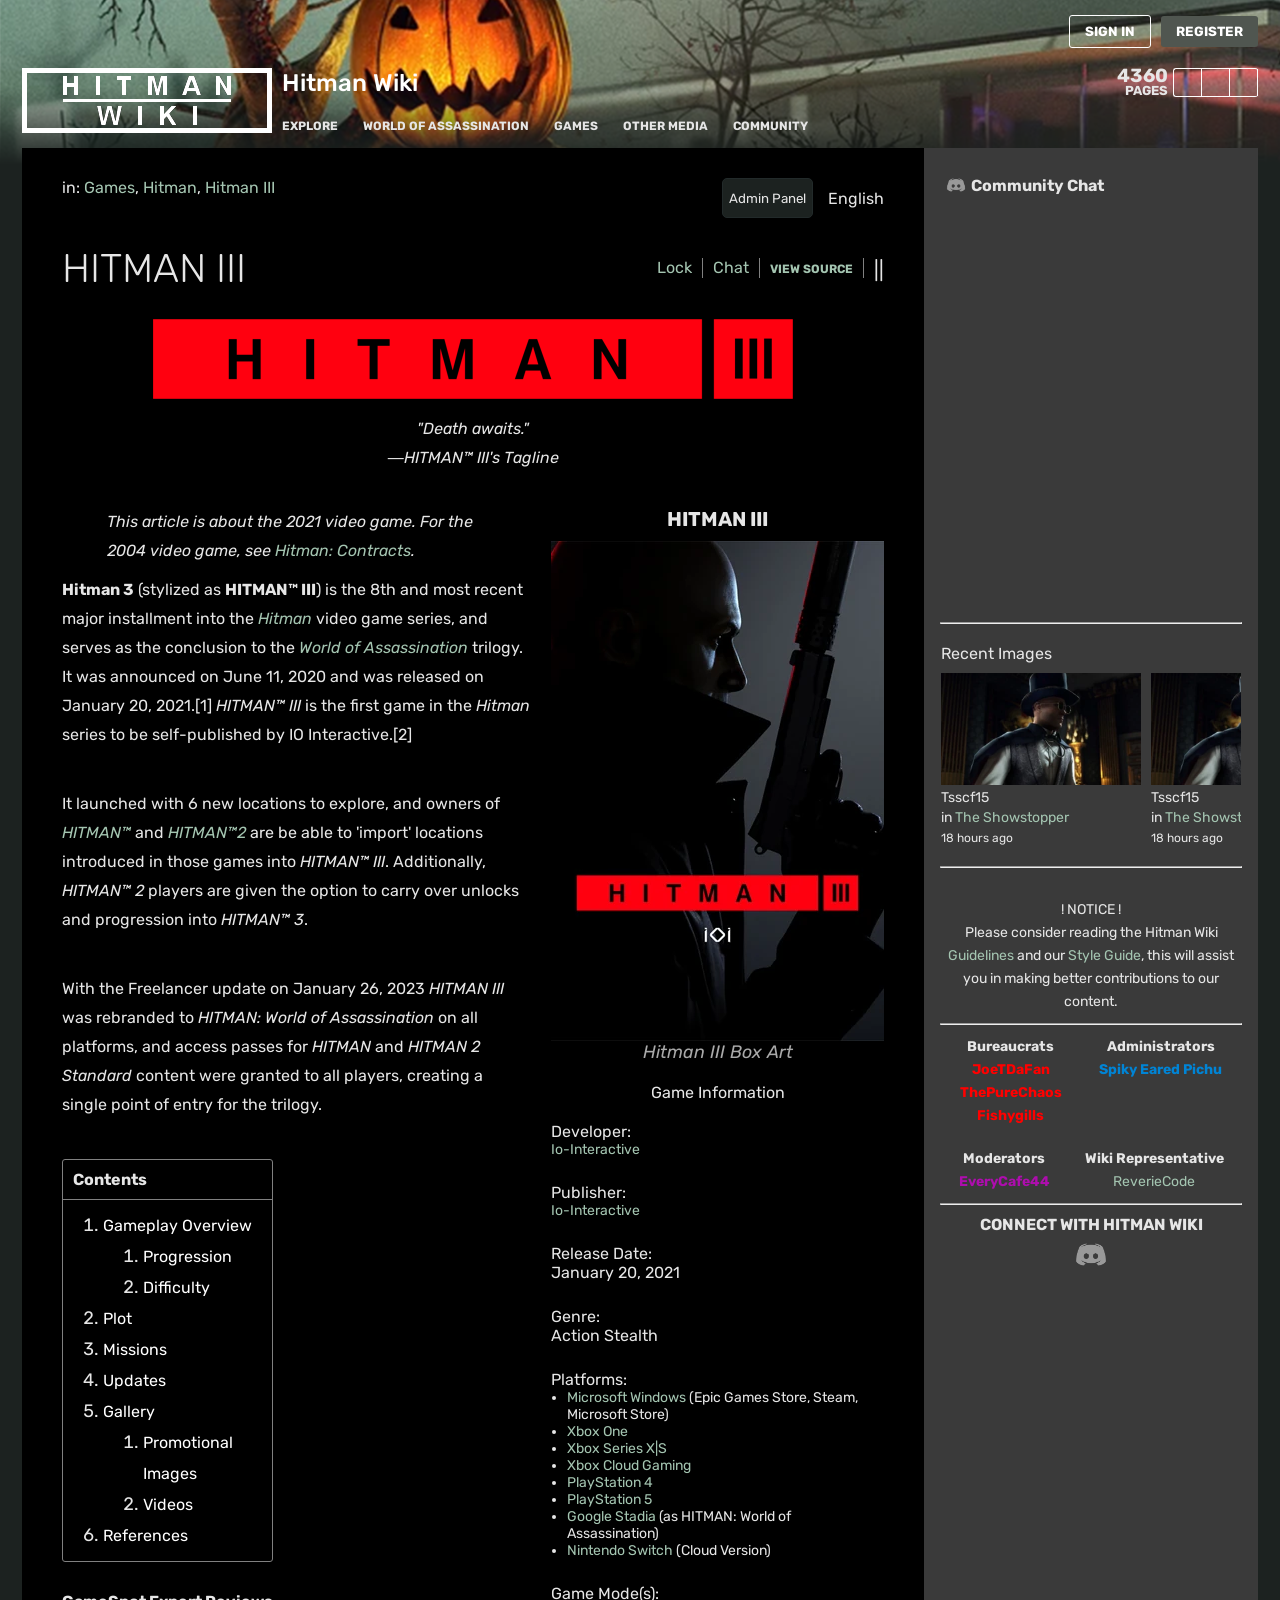
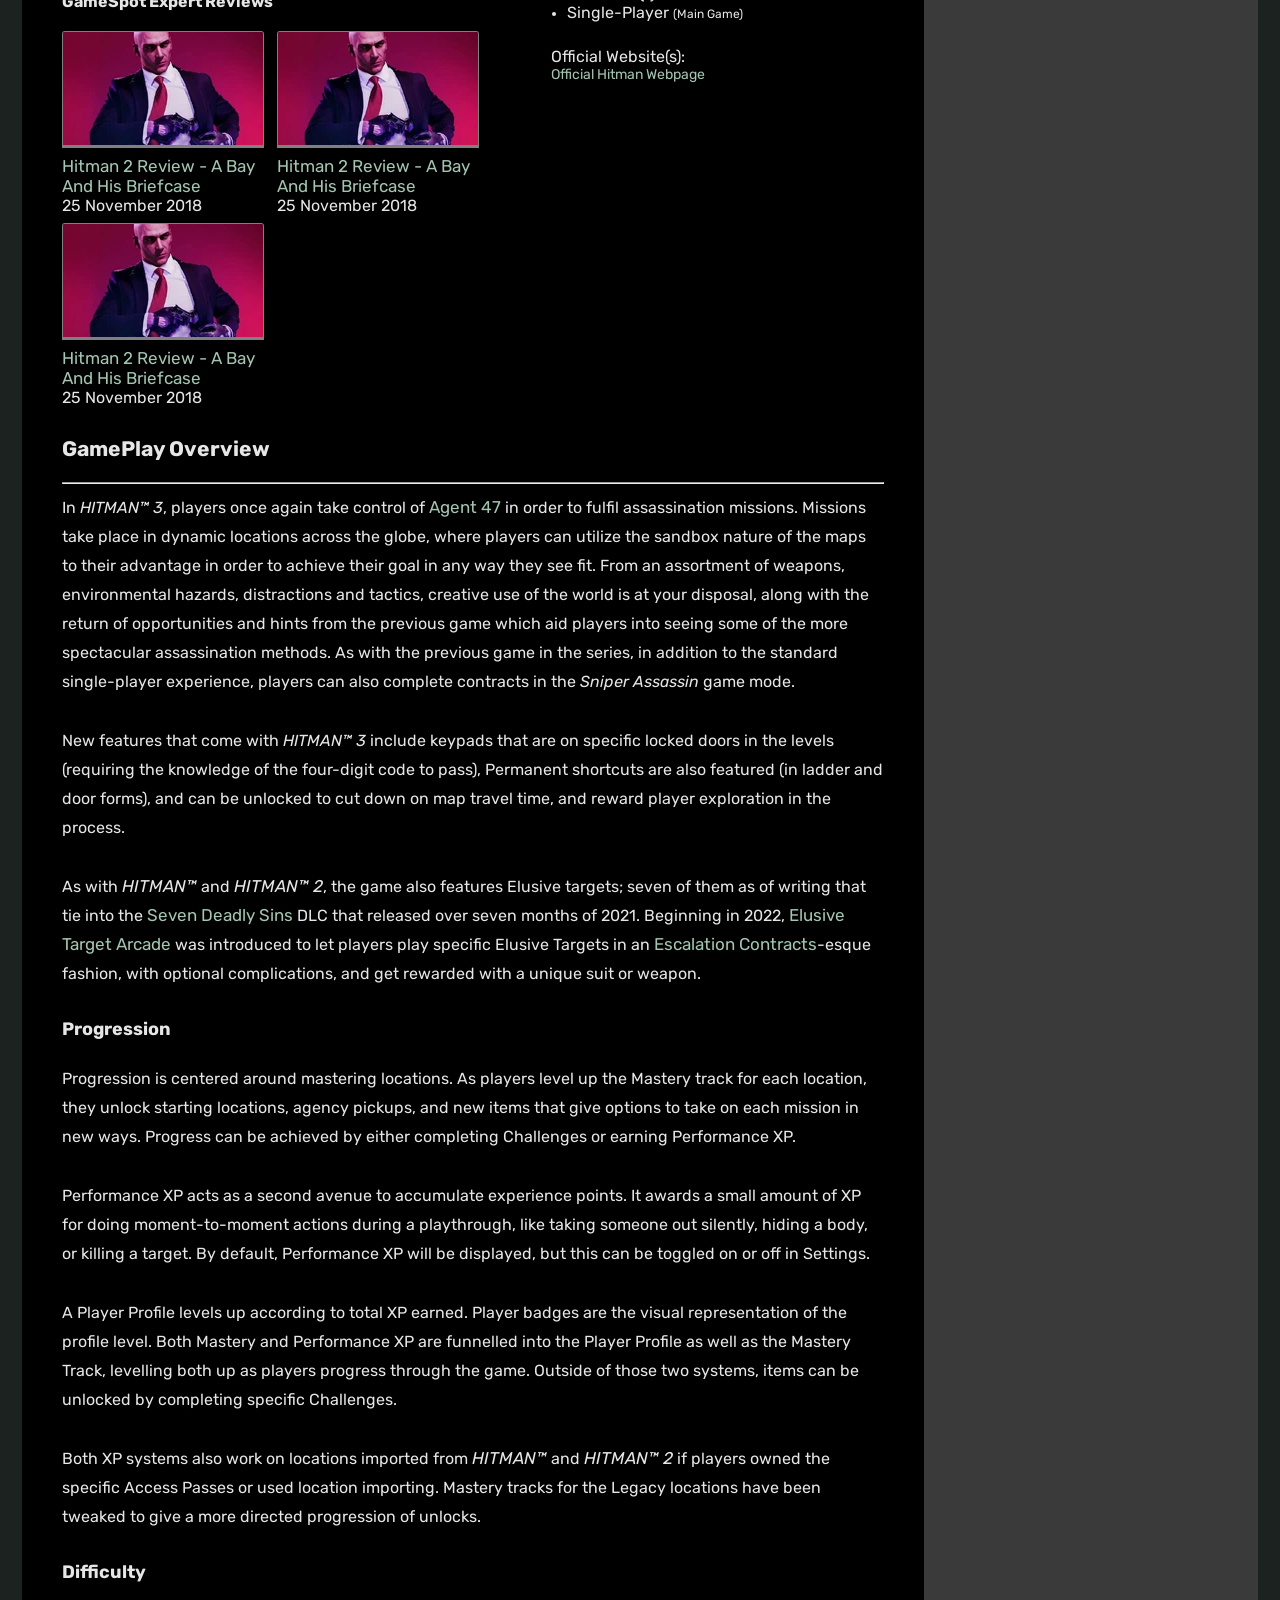
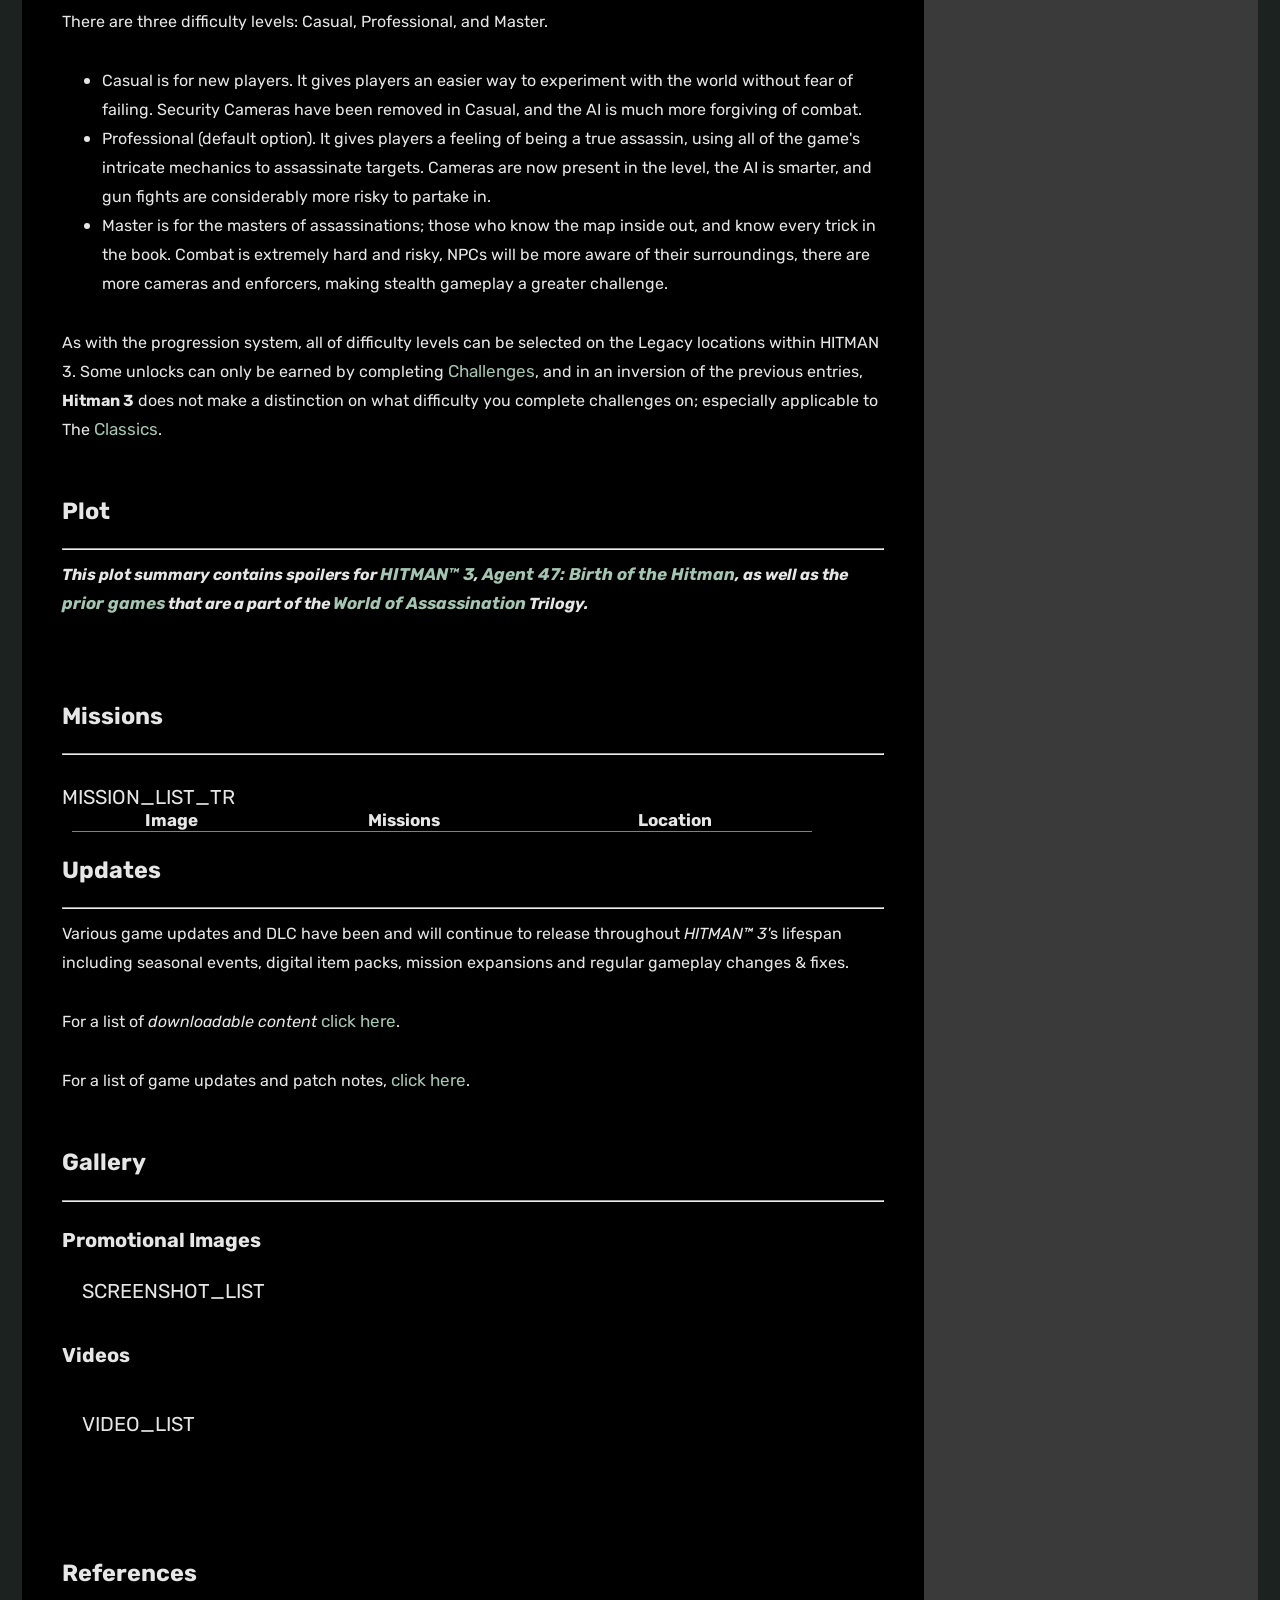
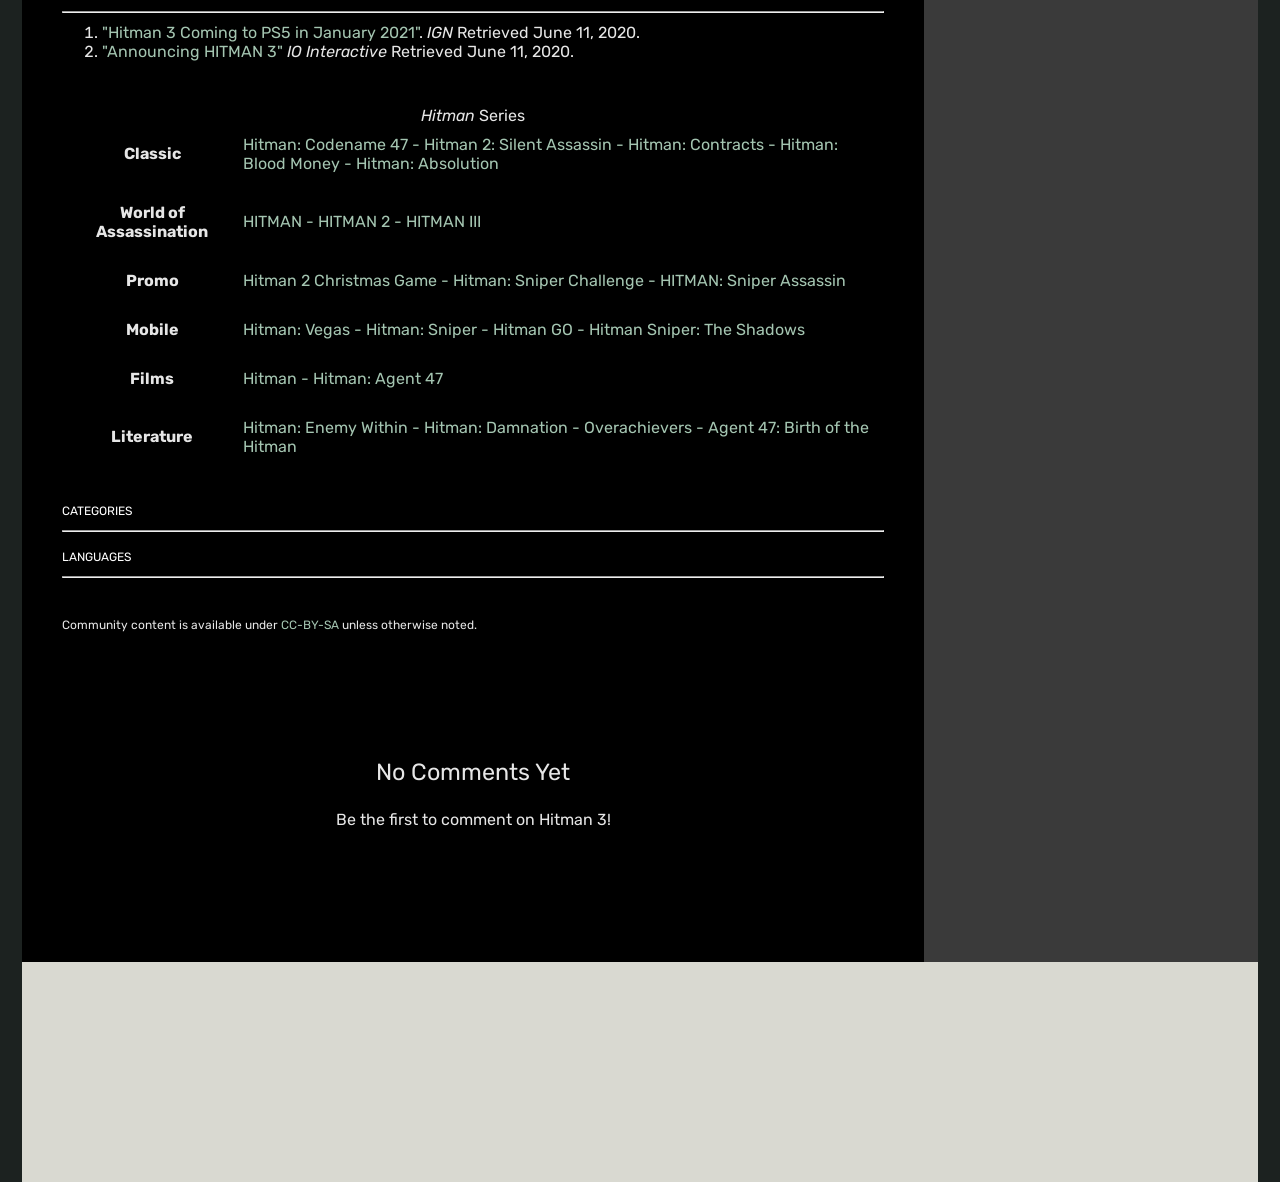
<file: semestrovka/static/index.html>
<!DOCTYPE html>
<html lang="en">
<head>
    <meta charset="UTF-8">
    <title>HITMAN III Wiki</title>
    <link rel="preconnect" href="https://fonts.googleapis.com">
    <link rel="preconnect" href="https://fonts.gstatic.com" crossorigin>
    <link href="https://fonts.googleapis.com/css2?family=Rubik:ital,wght@0,300;0,400;0,500;0,600;0,700;0,800;0,900;1,300;1,400;1,500;1,600;1,700;1,800;1,900&display=swap" rel="stylesheet">
    <link rel="stylesheet" href="./styles/main.css">
</head>
<body>
    <div class="root">
        <div class="header" >
            <div class="header--top">
                <div class="header--top--buttons">
                    <button onclick="location.href = '/admin/login'" class="sign_in">SIGN IN</button>
                    <button onclick="location.href = '/admin/registration'" class="register">REGISTER</button>
                </div>
            </div>
            <div class="header--bottom d-flex flex-row">
                <img src="./assets/hitman_whitelogo.webp"  alt="hitman_wiki"/>
                <div class="header--bottom--hyperlinks d-flex flex-column">
                    <div class="header--bottom--hyperlinks--top d-flex flex-row">
                        <a href="#" class="header--bottom--hyperlinks--top--self"
                        style="font-size: 24px; font-weight: 500; margin-left: 10px;">Hitman Wiki</a>
                        <div class="header--bottom--hyperlinks--top--buttons d-flex flex-row">
                            <div class="header--bottom--hyperlinks--top--buttons--page-counter d-flex flex-column"
                            style="line-height: 13px; margin-right: 5px; align-items: end;">
                                <span class="page-counter__value" style="font-size: 19px; line-height: 16px; font-weight: bold;">4360</span>
                                <span class="page-counter__label" style="font-size: 13px; margin-bottom: 0; font-weight: bold;">PAGES</span>

                            </div>
                            <div class="header--bottom-hyperlinks--top--buttons--cells d-flex flex-row">
                                <div class="hyperlinks--cells--cell"></div>
                                <div class="hyperlinks--cells--cell"></div>
                                <div class="hyperlinks--cells--cell"></div>
                            </div>
                        </div>
                    </div>
                    <div class="header--bottom--hyperlinks--bottom d-flex flex-row">
                        <div class="hyperlinks--explore">EXPLORE</div>
                        <div class="hyperlinks--wOfA">WORLD OF ASSASSINATION</div>
                        <div class="hyperlinks--games">GAMES</div>
                        <div class="hyperlinks--other">OTHER MEDIA</div>
                        <div class="hyperlinks--community">COMMUNITY</div>
                    </div>
                </div>
            </div>
        </div>
        <div class="content" style="margin-top: 15px">
            <div class="content-master d-flex flex-row">
                <div class="content-left d-flex flex-column" style="padding: 30px 40px 30px 40px">
                    <div class="main">
                        <div class="main--first-line d-flex flex-row">
                            <div class="main--first-line--left d-flex flex-row">
                                <p>
                                    in: 
                                    <a href="#" class="a-green">Games</a>,
                                    <a href="#" class="a-green">Hitman</a>, 
                                    <a href="#" class="a-green">Hitman III</a>
                                </p>
                            </div>
                            <div class="main--first-line--right">
                                <div class="main--first-line--right--lang d-flex flex-row admin-panel--buttons">
                                    <button
                                            onclick="location.href = '/admin'"
                                    >Admin Panel</button>
                                    <p>English</p>
                                </div>
                            </div>
                        </div>
                        <div class="main--header">
                            <div class="main--header--top d-flex flex-row">
                                <h1>HITMAN III</h1>
                                <div class="main--header--top--hyperlinks d-flex flex-row">
                                    <div class="main--header--top--hyperlink"><p><a class="a-green">Lock</a></p></div>
                                    <div class="main--header--top--hyperlink"><p><a class="a-green">Chat</a></p></div>
                                    <div class="main--header--top--hyperlink"><p><a class="a-green" style="font-size: 12px; font-weight: bold;">VIEW SOURCE</a></p></div>
                                    <div class="main--header--top--dots">||</div>
                                </div>
                            </div>
                            <div class="main--header--bottom d-flex flex-column" style="align-items: center;">
                                <img src="./assets/hitman_logo.webp" alt="hitman_logo" style="width: fit-content"/>
                                <div class="main--header--bottom--hint d-flex flex-column"
                                     style="align-items: center; margin-top: 20px; font-style: italic">
                                    <p class="main--header--bottom--hint--top" style="margin-bottom: 10px">"Death awaits."</p>
                                    <p class="main--header--bottom--hint--bottom">―HITMAN™ III's Tagline</p>
                                </div>
                            </div>
                        </div>
                        <div class="main--info d-flex flex-row" style="margin-top: 40px">
                            <div class="main--info--left">
                                <div class="main--info--left--top paragraph"
                                     style="margin-left: 45px; margin-right: 45px; margin-bottom: 10px; box-sizing: border-box; font-size: 20px; font-style: italic;">
                                    <p>This article is about the 2021 video game. For the 2004 video game, see <span><a href="#" class="a-green">Hitman: Contracts</a></span>.</p>
                                </div>
                                <div class="main--info--left--top--paragraphs">
                                    <div class="main--info--left--paragraph">
                                        <span style="font-weight: bold; font-style: normal">Hitman 3</span>
                                        (stylized as <span style="font-weight: bold; font-style: normal">HITMAN™ III</span>) is the
                                        8th and most recent major installment into
                                        the <span><a href="#" class="a-green">Hitman</a></span> video game series, and serves as
                                        the conclusion to the <span><a href="#" class="a-green">World of Assassination</a></span>
                                        trilogy. It was announced on June 11, 2020
                                        and was released on January 20, 2021.[1] <span>HITMAN™
                                III</span> is the first game in the <span>Hitman</span> series to be
                                        self-published by IO Interactive.[2]
                                    </div>
                                    <div class="main--info--left--paragraph">
                                        It launched with 6 new locations to
                                        explore, and owners of <span><a href="#" class="a-green">HITMAN™</a></span>
                                        and <span><a href="#" class="a-green">HITMAN™2</a></span>
                                        are be able to 'import' locations
                                        introduced in those games into <span>HITMAN™ III</span>.
                                        Additionally, <span>HITMAN™ 2</span> players are given
                                        the option to carry over unlocks and progression into <span>HITMAN™ 3</span>.
                                    </div>
                                    <div class="main--info--left--paragraph">
                                        With the Freelancer update on January 26,
                                        2023 <span>HITMAN III</span> was rebranded to <span>HITMAN: World of Assassination</span>
                                        on all platforms,
                                        and access passes for <span>HITMAN</span> and <span>HITMAN 2 Standard</span>
                                        content were granted to all players,
                                        creating a single point of entry for the trilogy.
                                    </div>
                                </div>
                                <div class="main--info--left--list">
                                    <div class="main--info--left--list--header">
                                        <p>Contents</p>
                                    </div>
                                    <div class="main--info--left--list--content">
                                        <ol>
                                            <li><a href="#">Gameplay Overview</a>
                                                <ol>
                                                    <li><a href="#">Progression</a></li>
                                                    <li><a href="#">Difficulty</a></li>
                                                </ol>
                                            </li>
                                            <li><a href="#">Plot</a></li>
                                            <li><a href="#">Missions</a></li>
                                            <li><a href="#">Updates</a></li>
                                            <li><a href="#">Gallery</a>
                                                <ol>
                                                    <li><a href="#">Promotional Images</a></li>
                                                    <li><a href="#">Videos</a></li>
                                                </ol>
                                            </li>
                                            <li><a href="#">References</a></li>
                                        </ol>
                                    </div>
                                </div>
                                <div class="main--info--left--gamespot">
                                    <p style="font-weight: bold; margin-bottom: 20px;">GameSpot Expert Reviews</p>
                                    <div class="main--info--left--gamesport--cards">
                                        <div class="gamespot--card">
                                            <img src="./assets/hitman_card_first.webp" alt="Picture" />
                                            <p class="gamespot--card--title">
                                                <a class="a-green">Hitman 2 Review - A Bay And His Briefcase</a>
                                            </p>
                                            <p class="gamespot--card--date">25 November 2018</p>
                                        </div>
                                        <div class="gamespot--card">
                                            <img src="./assets/hitman_card_first.webp" alt="Picture" />
                                            <p class="gamespot--card--title">
                                                <a class="a-green">Hitman 2 Review - A Bay And His Briefcase</a>
                                            </p>
                                            <p class="gamespot--card--date">25 November 2018</p>
                                        </div>
                                        <div class="gamespot--card">
                                            <img src="./assets/hitman_card_first.webp" alt="Picture" />
                                            <p class="gamespot--card--title">
                                                <a class="a-green">Hitman 2 Review - A Bay And His Briefcase</a>
                                            </p>
                                            <p class="gamespot--card--date">25 November 2018</p>
                                        </div>
                                    </div>
                                </div>
                            </div>
                            <div class="main--info--right d-flex flex-column" style="align-items: center;">
                                <div class="main--info--right--top" style="font-weight: bold; margin-bottom: 10px;">
                                    HITMAN III
                                </div>
                                <img src="./assets/hitman_main_pic.webp">
                                <p style="color: darkgrey; font-style: italic; font-size: 18px; margin-bottom: 20px;">Hitman III Box Art</p>
                                <p style="margin-bottom: 20px">Game Information</p>
                                <div class="main--info--right--game-info">
                                    <div>
                                        <p>Developer:</p>
                                        <a class="a-green">Io-Interactive</a>
                                    </div>
                                    <div>
                                        <p>Publisher:</p>
                                        <a class="a-green">Io-Interactive</a>
                                    </div>
                                    <div>
                                        <p>Release Date:</p>
                                        <p>January 20, 2021</p>
                                    </div>
                                    <div>
                                        <p>Genre:</p>
                                        <p>Action Stealth</p>
                                    </div>
                                    <div>
                                        <p>Platforms:</p>
                                        <ul>
                                            <li><a>Microsoft Windows</a> (Epic Games Store, Steam, Microsoft Store)</span></li>
                                            <li><a>Xbox One</a></li>
                                            <li><a>Xbox Series X|S</a></li>
                                            <li><a>Xbox Cloud Gaming</a></li>
                                            <li><a>PlayStation 4</a></li>
                                            <li><a>PlayStation 5</a></li>
                                            <li><a>Google Stadia</a><span> (as HITMAN: World of Assassination)</span></li>
                                            <li><a>Nintendo Switch</a><span> (Cloud Version)</span></li>
                                        </ul>
                                    </div>
                                    <div>
                                        <p>Game Mode(s):</p>
                                        <ul><li><p>Single-Player <span style="font-size: 12px;">(Main Game)</span></p></li></ul>
                                    </div>
                                    <div>
                                        <p>Official Website(s):</p>
                                        <a class="a-green">Official Hitman Webpage</a>
                                    </div>
                                </div>
                            </div>
                        </div>
                    </div>
                    <div class="overview">
                        <h3>GamePlay Overview</h3>
                        <hr>
                        <p class="paragraph">In <i>HITMAN™ 3</i>, players once again take control of
                            <a class="a-green">Agent 47</a> in order to fulfil assassination missions. Missions take place in
                            dynamic locations across the globe, where players can utilize the sandbox
                            nature of the maps to their advantage in order to achieve their goal in any
                            way they see fit. From an assortment of weapons, environmental hazards,
                            distractions and tactics, creative use of the world is at your disposal,
                            along with the return of opportunities and hints from the previous game
                            which aid players into seeing some of the more spectacular assassination
                            methods. As with the previous game in the series, in addition to the standard
                            single-player experience, players can also complete contracts in the <i>Sniper Assassin</i> game mode.</p>
                        <p class="paragraph">New features that come with <i>HITMAN™ 3</i> include
                            keypads that are on specific locked doors in the levels (requiring the
                            knowledge of the four-digit code to pass), Permanent shortcuts are also
                            featured (in ladder and door forms), and can be unlocked to cut down on
                            map travel time, and reward player exploration in the process.</p>
                        <p class="paragraph">As with <a href="#"><i>HITMAN™</i></a> and
                            <a href="#"><i>HITMAN™ 2</i></a>, the game also
                            features Elusive targets; seven of them as of writing that tie into the
                            <a class="a-green">Seven Deadly Sins</a> DLC that released over seven months of 2021. Beginning
                            in 2022, <a class="a-green">Elusive Target Arcade</a> was introduced to let players play specific
                            Elusive Targets in an <a class="a-green">Escalation Contracts</a>-esque fashion, with optional
                            complications, and get rewarded with a unique suit or weapon.</p>
                        <h4>Progression</h4>
                        <p class="paragraph">Progression is centered around mastering locations.
                            As players level up the Mastery track for each location, they unlock starting
                            locations, agency pickups, and new items that give options to take on each
                            mission in new ways. Progress can be achieved by either completing Challenges
                            or earning Performance XP.</p>
                        <p class="paragraph">Performance XP acts as a second avenue to accumulate
                            experience points. It awards a small amount of XP for doing moment-to-moment
                            actions during a playthrough, like taking someone out silently, hiding a body,
                            or killing a target. By default, Performance XP will be displayed, but this
                            can be toggled on or off in Settings.</p>
                        <p class="paragraph">A Player Profile levels up according to total XP earned.
                            Player badges are the visual representation of the profile level. Both Mastery and
                            Performance XP are funnelled into the Player Profile as well as the Mastery Track,
                            levelling both up as players progress through the game. Outside of those two systems,
                            items can be unlocked by completing specific Challenges.</p>
                        <p class="paragraph">Both XP systems also work on locations imported from <a class="a-green"><i>HITMAN™</i></a>
                            and <a class="a-green"><i>HITMAN™ 2</i></a> if players owned the specific Access Passes or used location importing.
                            Mastery tracks for the Legacy locations have been tweaked to give a more directed
                            progression of unlocks.</p>
                        <h4>Difficulty</h4>
                        <p class="paragraph">There are three difficulty levels: Casual, Professional, and Master.</p>
                        <ul>
                            <li><p class="paragraph" style="margin: 0">Casual is for new players. It gives players an easier way to
                                experiment with the world without fear of failing. Security
                                Cameras have been removed in Casual, and the AI is much more
                                forgiving of combat.</p></li>
                            <li><p class="paragraph" style="margin: 0">Professional (default option). It gives players a feeling
                                of being a true assassin, using all of the game's intricate
                                mechanics to assassinate targets. Cameras are now present in
                                the level, the AI is smarter, and gun fights are considerably
                                more risky to partake in.</p></li>
                            <li><p class="paragraph">Master is for the masters of assassinations; those who know
                                the map inside out, and know every trick in the book. Combat
                                is extremely hard and risky, NPCs will be more aware of their
                                surroundings, there are more cameras and enforcers, making
                                stealth gameplay a greater challenge.</p></li>
                        </ul>
                        <p class="paragraph">As with the progression system, all of difficulty
                            levels can be selected on the Legacy locations within HITMAN 3. Some unlocks
                            can only be earned by completing <a href="#" class="a-green">Challenges</a>, and in an inversion of the
                            previous entries, <b>Hitman 3</b> does not make a distinction on what difficulty
                            you complete challenges on; especially applicable to The <a href="#" class="a-green">Classics</a>.</p>
                    </div>
                    <div class="plot" style="margin-bottom: 30px;">
                        <h3 style="font-weight: bold;">Plot</h3>
                        <hr>
                        <p class="paragraph" style="font-weight: bold"><i>This plot summary contains spoilers for <a href="#" class="a-green">HITMAN™ 3</a>,
                            <a href="#" class="a-green">Agent 47: Birth of the Hitman</a>, as well as the <a href="#" class="a-green">prior games</a> that are a part of
                            the <a href="#" class="a-green">World of Assassination</a> Trilogy.</i></p>
                    </div>
                    <div class="missions">
                        <h3 style="font-weight: bold;">Missions</h3>
                        <hr style="margin-bottom: 30px;">
                        <table class="missions--table" style="margin-left: 10px; margin-right: 100px;">
                            <thead style="border-bottom: 1px solid grey;">
                            <tr>
                                <th colspan="1">Image</th>
                                <th colspan="1">Missions</th>
                                <th colspan="3">Location</th>
                            </tr>
                            </thead>
                            <tbody>
                            MISSION_LIST_TR
                            </tbody>
                        </table>
                    </div>
                    <div class="updates">
                        <h3>Updates</h3>
                        <hr>
                        <p class="paragraph">Various game updates and DLC have been and
                            will continue to release throughout <i>HITMAN™ 3'</i>s lifespan
                            including seasonal events, digital item packs, mission
                            expansions and regular gameplay changes & fixes.</p>
                        <p class="paragraph">For a list of <i>downloadable content</i> <a class="a-green">click here</a>.</p>
                        <p class="paragraph">For a list of game updates and patch notes, <a class="a-green">click here</a>.</p>
                    </div>
                    <div class="gallery">
                        <h3>Gallery</h3>
                        <hr>
                        <h4>Promotional Images</h4>
                        <div class="gallery--promotional"
                             style="width: 90%; display: flex; flex-wrap: wrap; margin-left: 20px; margin-bottom: 40px;">
                            SCREENSHOT_LIST
                        </div>
                        <h4 style="margin-bottom: 45px;">Videos</h4>
                        <div class="gallery--videos"
                             style="width: 90%; display: flex; flex-wrap: wrap; margin-left: 20px; margin-bottom: 100px;">
                            VIDEO_LIST
                        </div>
                    </div>
                    <div class="references">
                        <h3>References</h3>
                        <hr>
                        <ol style="margin-bottom: 45px;">
                            <li><a href="#" class="a-green">"Hitman 3 Coming to PS5 in January 2021"</a>. <i>IGN</i> Retrieved June 11, 2020.</li>
                            <li><a href="#" class="a-green">"Announcing HITMAN 3"</a> <i>IO Interactive</i> Retrieved June 11, 2020.</li>
                        </ol>
                        <div class="references--series d-flex flex-column">
                            <p style="margin-bottom: 10px;"><i>Hitman</i> Series</p>
                            <div class="references--series--content">
                                <div class="series--content--line d-flex flex-row">
                                    <p class="series--content--line--left">Classic</p>
                                    <p class="series--content--line--right"><a href="#" class="a-green">Hitman: Codename 47 - Hitman 2: Silent Assassin - Hitman: Contracts - Hitman: Blood Money - Hitman: Absolution</a></p>
                                </div>
                                <div class="series--content--line d-flex flex-row">
                                    <p class="series--content--line--left">World of Assassination</p>
                                    <p class="series--content--line--right"><a href="#" class="a-green">HITMAN - HITMAN 2 - HITMAN III</a></p>
                                </div>
                                <div class="series--content--line d-flex flex-row">
                                    <p class="series--content--line--left">Promo</p>
                                    <p class="series--content--line--right"><a href="#" class="a-green">Hitman 2 Christmas Game - Hitman: Sniper Challenge - HITMAN: Sniper Assassin</a></p>
                                </div>
                                <div class="series--content--line d-flex flex-row">
                                    <p class="series--content--line--left">Mobile</p>
                                    <p class="series--content--line--right"><a href="#" class="a-green">Hitman: Vegas - Hitman: Sniper - Hitman GO - Hitman Sniper: The Shadows</a></p>
                                </div>
                                <div class="series--content--line d-flex flex-row">
                                    <p class="series--content--line--left">Films</p>
                                    <p class="series--content--line--right"><a href="#" class="a-green">Hitman - Hitman: Agent 47</a></p>
                                </div>
                                <div class="series--content--line d-flex flex-row">
                                    <p class="series--content--line--left">Literature</p>
                                    <p class="series--content--line--right"><a href="#" class="a-green">Hitman: Enemy Within - Hitman: Damnation - Overachievers - Agent 47: Birth of the Hitman</a></p>
                                </div>
                            </div>
                        </div>
                    </div>
                    <div class="other" style="margin-top: 10px;">
                        <a href="#" class="other--categories">CATEGORIES</a>
                        <hr>
                        <a href="#" class="other--languages">LANGUAGES</a>
                        <hr style="margin-bottom: 40px;">
                        <p style="font-size: 12px;">Community content is available under
                            <a href="#" class="a-green" style="font-size: 12px;">CC-BY-SA</a> unless otherwise noted.</p>
                        <div class="other--comments">
                            <h3 style="font-weight: normal">No Comments Yet</h3>
                            <p>Be the first to comment on Hitman 3!</p>
                        </div>
                    </div>
                </div>
                <div class="content-right d-flex flex-column">
                    <div class="content-right--discord" style="margin-top: 25px;">
                        <div class="content-right--discord--title d-flex flex-row" style="align-items: center; margin-bottom: 15px;">
                            <img src="./assets/discord_logo_2.png" width="30px" style="align-self: start">
                            <p style="font-size: 16px;"><b>Community Chat</b></p>
                        </div>
                        <div class="content-right--discord-widget d-flex flex-column" style="align-items: center">
                            <iframe src="https://discord.com/widget?id=600313076721647616&theme=dark" width="300"
                                    height="400" allowtransparency="true" frameborder="0" sandbox="allow-popups
                            allow-popups-to-escape-sandbox allow-same-origin allow-scripts"></iframe>
                        </div>
                    </div>
                    <hr>
                    <div class="content-right--images" style="width: 90%">
                        <p style="margin-top: 10px; margin-bottom: 10px;">Recent Images</p>
                        <div class="content-right--images--scroller d-flex flex-row">
                            <div class="scroller--image">
                                <img src="./assets/scroller_1.webp" alt="Picture" />
                                <p class="scroller--image-normal">Tsscf15</p>
                                <p class="scroller--image-normal">in <a class="a-green">The Showstopper</a></p>
                                <p class="scroller--image-small">18 hours ago</p>
                            </div>
                            <div class="scroller--image">
                                <img src="./assets/scroller_1.webp" alt="Picture" />
                                <p class="scroller--image-normal">Tsscf15</p>
                                <p class="scroller--image-normal">in <a class="a-green">The Showstopper</a></p>
                                <p class="scroller--image-small">18 hours ago</p>
                            </div>
                        </div>
                    </div>
                    <hr>
                    <div class="content-right--notice" style="margin-top: 20px;">
                        <p>! NOTICE !</p>
                        <p>Please consider reading the Hitman Wiki
                            <a class="a-green">Guidelines</a> and our <a class="a-green">Style Guide</a>, this will assist you in 
                            making better contributions to our content. </p>
                    </div>
                    <hr>
                    <div class="content-right--notice--staff d-flex flex-column" style="width: 90%;">
                        <div class="content-right--notice--top d-flex flex-row" style="justify-content: space-around; margin-bottom: 20px;">
                            <div class="content-right--notice--bureaucrats d-flex flex-column">
                                <p class="notice--staff--header">Bureaucrats</p>
                                <p><a>JoeTDaFan</a></p>
                                <p><a>ThePureChaos</a></p>
                                <p><a>Fishygills</a></p>
                            </div>
                            <div class="content-right--notice--administrators d-flex flex-column">
                                <p class="notice--staff--header">Administrators</p>
                                <p><a>Spiky Eared Pichu</a></p>
                            </div>
                        </div>
                        <div class="content-right--notice--bottom d-flex flex-row" style="justify-content: space-around">
                            <div class="content-right--notice--moderators d-flex flex-column">
                                <p class="notice--staff--header">Moderators</p>
                                <p><a>EveryCafe44</a></p>
                            </div>
                            <div class="content--right--notice--wikireps d-flex flex-column">
                                <p class="notice--staff--header">Wiki Representative</p>
                                <p><a>ReverieCode</a></p>
                            </div>
                        </div>
                    </div>
                    <hr>
                    <div class="content-right--connect d-flex flex-column" style="align-items: center;">
                        <p style="font-weight: bold;">CONNECT WITH HITMAN WIKI</p>
                        <img src="./assets/discord_logo_2.png" alt="discord" style="width: 50px;"/>
                    </div>
                </div>
            </div>
            <div class="white-box" style="width: 100%; height: 220px; background-color: #d9d9d1;">

            </div>
        </div>
    </div>
</body>
</html>

<!--<script>-->
<!--    $(document).ready(function() {-->
<!--        $(".content-right").css("height", $(".content-left").height());-->
<!--    });-->
<!--</script>-->
</file>
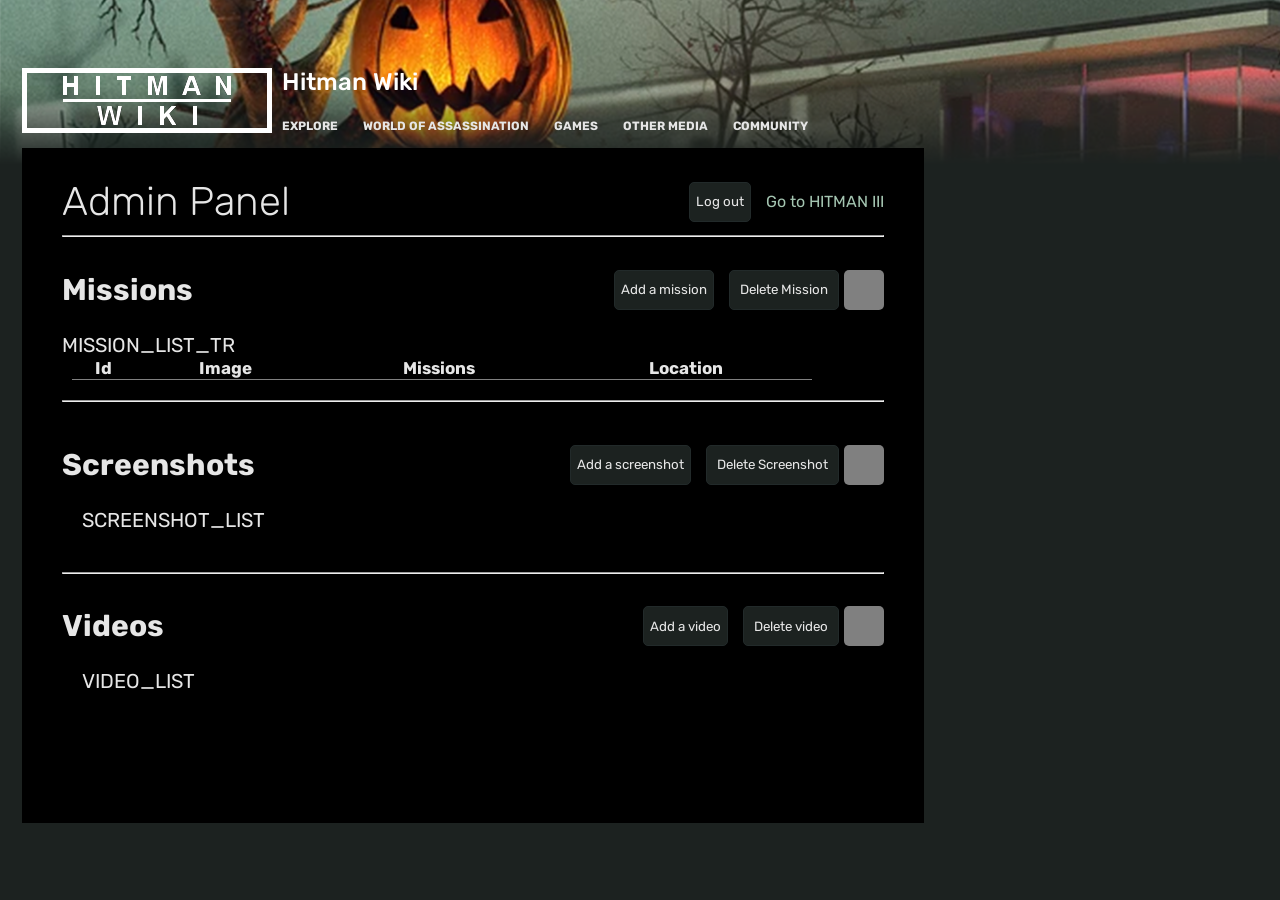
<file: semestrovka/static/admin.html>
<!DOCTYPE html>
<html lang="en">
<head>
    <meta charset="UTF-8">
    <title>Admin Panel - Hitman III</title>
    <link rel="preconnect" href="https://fonts.googleapis.com">
    <link rel="preconnect" href="https://fonts.gstatic.com" crossorigin>
    <link href="https://fonts.googleapis.com/css2?family=Rubik:ital,wght@0,300;0,400;0,500;0,600;0,700;0,800;0,900;1,300;1,400;1,500;1,600;1,700;1,800;1,900&display=swap" rel="stylesheet">
    <link rel="stylesheet" href="./styles/main.css">
</head>
<body>
<div class="root">
    <div class="header" style="margin-top: 68px;">
        <div class="header--bottom d-flex flex-row">
            <img src="./assets/hitman_whitelogo.webp"  alt="hitman_wiki" onclick="location.href = '/'"/>
            <div class="header--bottom--hyperlinks d-flex flex-column">
                <div class="header--bottom--hyperlinks--top d-flex flex-row">
                    <a href="/" class="header--bottom--hyperlinks--top--self"
                       style="font-size: 24px; font-weight: 500; margin-left: 10px;">Hitman Wiki</a>
                </div>
                <div class="header--bottom--hyperlinks--bottom d-flex flex-row">
                    <div class="hyperlinks--explore">EXPLORE</div>
                    <div class="hyperlinks--wOfA">WORLD OF ASSASSINATION</div>
                    <div class="hyperlinks--games">GAMES</div>
                    <div class="hyperlinks--other">OTHER MEDIA</div>
                    <div class="hyperlinks--community">COMMUNITY</div>
                </div>
            </div>
        </div>
    </div>
    <div class="content" style="margin-top: 15px">
        <div class="content-master d-flex flex-row">
            <div class="content-left d-flex flex-column" style="padding: 30px 40px 30px 40px">
                <div class="main">
                    <div class="main--header d-flex flex-row" style="align-items: center; justify-content:space-between;">
                        <h1 style="margin: 0;">Admin Panel</h1>
                        <div class="main--header--top--hyperlinks d-flex flex-row admin-panel--buttons">
                            <button
                                    onclick="fetch('http://localhost:2323/admin/logout')
                                    .then(() => location.href = '/')"
                            >Log out</button>
                            <div><p><a class="a-green">Go to HITMAN III</a></p></div>
                        </div>
                    </div>
                    <hr>
                    <div class="paragraphs">
                        
                    </div>
                    <div class="missions">
                        <div class="missions--header d-flex flex-row" style="justify-content: space-between; align-items: center;">
                            <h2>Missions</h2>
                            <div class="missions--header--right d-flex flex-row admin-panel--buttons">
                                <button onclick="location.href = '/admin/addmission'">Add a mission</button>
                                <form class="admin-panel--form" method="post" action="admin/deletemission">
                                    <button>Delete Mission</button>
                                    <input type="number" name="id" required>
                                </form>
                            </div>
                        </div>
                        <table class="missions--table" style="margin-left: 10px; margin-right: 100px;">
                            <thead style="border-bottom: 1px solid grey;">
                            <tr>
                                <th colspan="1">Id</th>
                                <th colspan="1">Image</th>
                                <th colspan="1">Missions</th>
                                <th colspan="3">Location</th>
                            </tr>
                            </thead>
                            <tbody>
                            MISSION_LIST_TR
                            </tbody>
                        </table>
                    </div>
                    <hr style="margin-top: 20px; margin-bottom: 20px;">
                    <div class="screenshots">
                        <div class="screenshots--header d-flex flex-row" style="justify-content: space-between; align-items: center;">
                            <h2>Screenshots</h2>
                            <div class="screenshots--header--right d-flex flex-row admin-panel--buttons">
                                <button onclick="location.href = '/admin/addscreenshot'">Add a screenshot</button>
                                <form class="admin-panel--form" method="post" action="admin/deletescreenshot">
                                    <button>Delete Screenshot</button>
                                    <input type="number" name="id" required>
                                </form>
                            </div>
                        </div>
                        <div class="gallery--promotional"
                             style="width: 90%; display: flex; flex-wrap: wrap; margin-left: 20px; margin-bottom: 40px;">
                            SCREENSHOT_LIST
                        </div>
                    </div>
                    <hr>
                    <div class="videos">
                        <div class="missions--header d-flex flex-row" style="justify-content: space-between; align-items: center;">
                            <h2>Videos</h2>
                            <div class="screenshots--header--right d-flex flex-row admin-panel--buttons">
                                <button onclick="location.href = './admin/addvideo'">Add a video</button>
                                <form class="admin-panel--form" method="post" action="admin/deletevideo">
                                    <button>Delete video</button>
                                    <input type="number" name="id" required>
                                </form>
                            </div>
                        </div>
                        <div class="gallery--videos"
                             style="width: 90%; display: flex; flex-wrap: wrap; margin-left: 20px; margin-bottom: 100px;">
                            VIDEO_LIST
                        </div>
                    </div>
                </div>
            </div>
        </div>
    </div>
</div>
</body>
</html>
</file>
<file: semestrovka/static/styles/main.css>
* {
    font-family: "Rubik", sans-serif;
    color: #e6e6e6;
}

a {
    font-family: "Rubik", sans-serif;
    font-size: 16px;
    color: white;
}

h1 {
    font-weight: lighter;
}

p {
    font-size: 16px;
    margin: 0;
    padding: 0;
}

ol, ul {
    margin: 0;
}

.a-green {
    color: #a4c5b1;
}

a:link, a:visited {
    text-decoration: none;
}

.d-flex {
    display: flex;
}

.flex-row {
    flex-direction: row;
}

.flex-column {
    flex-direction: column;
}

.m-0 {
    margin: 0;
}



body {
    background-image: url("../assets/background-ps.png");
    background-color: #1c2220;
    background-repeat: no-repeat;
    background-attachment: fixed;
    font-size: 20px;
    color: white;
    margin: 0;
}

.root {
    width: 1236px;
    display: block;
    margin-left: auto;
    margin-right: auto;
}

.header {
    width: 100%;
}

.header--top {
    display: flex;
    justify-content: end;
}

.header--top--buttons {
    margin-top: 15px;
    margin-bottom: 20px;
}

.header--top--buttons > button {
    box-sizing: border-box;
    padding: 8px 15px;
    border-radius: 3px;
    color: white;
    font-weight: bold;
}

.sign_in {
    background: transparent;
    border: 1px solid white;
}

.register {
    background-color: #505650;
    border: none;
    margin-left: 5px;
}


.header--bottom--hyperlinks {
    width: 100%;
    justify-content: space-between;
}

.header--bottom--hyperlinks--top {
    justify-content: space-between;
    align-items: center;
}

.header--bottom-hyperlinks--top--buttons--cells {
    border-top: 1px solid white;
    border-bottom: 1px solid white;
    border-left: 1px solid white;
    border-radius: 3px;
}

.hyperlinks--cells--cell {
    width: 27px;
    height: 27px;
    border-right: 1px solid white;
}

.header--bottom--hyperlinks--bottom {
}

.header--bottom--hyperlinks--bottom > div {
    font-size: 12px;
    font-weight: bold;
    margin: 0 15px 0 10px;
}

.content-master {
    justify-content: space-between;
}

.content-left {
    width: 73%;
    box-sizing: border-box;
    background-color: black;
}

.content-right {
    width: 27%;
    box-sizing: border-box;
    align-items: center;
    background-color: #3a3a3a
}

.main--first-line {
    justify-content: space-between;
}

.main--header--top {
    justify-content: space-between;
}

.main--header--top {
    align-items: center;
}

.main--header--top--hyperlinks {
    height: 20px;
}

.main--header--top--hyperlink {
    border-right: 1px solid grey;
    padding: 0 10px 0 10px;
}

.main--header--top--dots {
    padding-left: 10px;
}

.main--info--left {
    margin-right: 20px;
}

.main--info--left--paragraph {
    font-size: 16px;
    margin-bottom: 40px;
    line-height: 29px;
}

.main--info--left--paragraph > span {
    font-style: italic;
}

.main--info--left--list {
    width: 45%;
    box-sizing: border-box;
    border: 1px solid grey;
    border-radius: 3px;
    font-size: 18px;
}

.main--info--left--list--header {
    padding: 10px 10px 10px 10px;
    font-weight: bold;
    border-bottom: 1px solid grey;
}

.main--info--left--list--content {
    padding: 10px 0 10px 0;
    line-height: 30px;
}

.main--info--right {

}

.main--info--right--game-info {
    width: 100%;
    font-size: 14px;
}

.main--info--right--game-info a {
    font-size: 14px;
    color: #a4c5b1;
}

.main--info--right--game-info ul {
    box-sizing: border-box;
    padding-left: 16px;
}

.main--info--right--game-info > p {
    margin-bottom: 5px;
}

.main--info--right--game-info > div {
    margin-bottom: 25px;
}

.main--info--left--gamespot {
    margin-top: 30px;
}

.main--info--left--gamesport--cards {
    display: flex;
    flex-wrap: wrap;
}

.gamespot--card {
    width: 200px;
    font-size: 12px;
    margin-right: 15px;
    margin-bottom: 8px;
}

.gamespot--card a {
    font-size: 17px;
    margin-bottom: 4px;
}

.gamespot--card img {
    border-radius: 3px 3px 0 0;
    border: 1px solid grey;
    border-bottom: 3px solid grey;
    margin-bottom: 5px;
}

.overview {
    font-size: 18px;
}

.overview a, .plot a, .updates a {
    font-size: 17px;
}

.overview h3 {
    font-weight: bold;
}

.paragraph {
    font-size: 16px;
    line-height: 29px;
    margin-bottom: 30px;
}

.missions {

}

.missions--table {
    width: 90%;
    font-size: 17px;
}

table td {
    padding: 6px 12px;
}

table tr {
    border-bottom: 1px solid grey;
}

tr {

}

table {
    border-collapse: collapse;
}

.screenshot--card {
    width: 200px;
    font-size: 12px;
    margin-right: 25px;
    margin-bottom: 40px;
}

.screenshot--card p {
    font-size: 12px;
    margin-bottom: 4px;
}

.screenshot--card img {
    width: 185px;
    border: 1px solid grey;
    margin-bottom: 5px;
}

.videos--card {
    width: 200px;
    font-size: 12px;
    margin-right: 25px;
    margin-bottom: 40px;
}

.videos--card p {
    width: 80%;
    font-size: 12px;
    font-weight: bold;
    margin-bottom: 4px;
}

.videos--card img {
    width: 185px;
    border: 1px solid grey;
    margin-bottom: 5px;
}

.references > ol > li > a, .references > ol > li {
    font-size: 16px;
}

.references--series {
    align-items: center;
}

.series--content--left p {
    font-size: 16px;
    margin-bottom: 40px;
}

.series--content--right p, .series--content--right a {
    font-size: 16px;
    margin-bottom: 40px;
}

.series--content--line {
    align-items: center;
    margin-bottom: 30px;
}

.series--content--line--left {
    width: 22%;
    box-sizing: border-box;
    font-size: 16px;
    font-weight: bold;
    text-align: center;
    padding: 0 20px 0 20px;
}

.series--content--line--right {
    width: 78%;
}

.series--content--line--right a {
    font-size: 16px;
}

.other--categories, .other--languages {
    font-size: 12px;
}

.other--comments {
    display: flex;
    flex-direction: column;
    width: 100%;
    height: 300px;
    align-items: center;
    justify-content: center;
}

.content-right > hr {
    width: 90%;
}

.content-right--images--scroller {
    overflow-x: auto;
}

.scroller--image {
    width: 160px;
    line-height: 20px;
    margin-right: 50px;
    margin-bottom: 8px;
}

.scroller--image-normal, .scroller--image a {
    font-size: 14px;
}

.scroller--image > img {
    width: 200px;
}

.scroller--image-small {
    font-size: 12px;
}

.content-right--notice {
    width: 90%;
    text-align: center;
    line-height: 23px;
}

.content-right--notice p, .content-right--notice a {
    font-size: 14px;
}

.content-right--notice--staff {
    font-weight: bold;
}

.content-right--notice--staff p {
    font-size: 14px;
    line-height: 23px;
}

.content-right--notice--staff a {
    font-size: 14px;
}

.content-right--notice--bureaucrats, .content-right--notice--administrators, .content-right--notice--moderators, .content--right--notice--wikireps {
    text-align: center;
}

.content-right--notice--bureaucrats a {
    color: #FF0000;
}

.content-right--notice--administrators a {
    color: #0084D5;
}

.content-right--notice--moderators a {
    color: #ae0dae;
}

.content--right--notice--wikireps a {
    color: #a4c5b1;
}

.notice--staff--header {
    color: inherit;
}

.content--right--notice--wikireps a {
    font-weight: normal;
}

.mission-paragraph {
    font-size: 16px;
    margin-bottom: 40px;
    line-height: 29px;
}

.mission-paragraph a {
    font-size: 16px;
    color: #a4c5b1;
}

.mission-picture {
    width: 100%;
}

.admin-panel--buttons {
    align-items: center;
    width: fit-content;
    height: 40px;
    justify-content:space-between;
}

.admin-panel--buttons button {
    border: 1px solid #222a2a;
    border-radius: 5px;
}

.admin-panel--buttons > button {
    background-color: #1c2220; 
    height: 100%;
    margin-right: 15px;
}

.admin-panel--form {
    display: flex;
    flex-direction: row;
    height: 100%;
    margin: 0;
    padding: 0;
}

.admin-panel--form button {
    background-color: #1c2220;
    height: 100%;
    padding: 0 10px;
    margin-right: 5px;
}

.admin-panel--form input {
    width: 40px; 
    height: 100%;
    box-sizing: border-box;
    font-size: 20px;
    color: black;
    appearance: none; 
    padding-left: 5px;
    border: none;
    background-color: grey;
    border-radius: 5px;
    outline: none;
}

input::-webkit-outer-spin-button,
input::-webkit-inner-spin-button {
    display: none;
    -webkit-appearance: none;
}
    
.addPage--main {
    width: 300px;
    border: 2px solid grey;
    padding: 0 20px 20px 20px;
    margin-top: 100px;
    background-color: #333232;
}

.addPage--main a {
    color: #e6e6e6;
}

.addPage--main input, .addPage--main button {
    color: black;
}

.addPage--form {
    display: flex; 
    flex-direction: column
}

.addPage--label {
    margin-bottom: 5px;
}

.addPage--input {
    margin-bottom: 25px;
    padding: 6px 9px;
    font-size: 16px;
}

.addPage--textarea {
    max-height: 100px;
    resize: vertical;
    margin-bottom: 25px;
    padding: 6px 9px;
    color: black;
}

.addPage--submit-div {
    width: 100%;
    margin: 10px 0;
    display: flex;
    flex-direction: column;
    align-items: center;
}

.addPage--submit {
    padding: 8px 15px;
    font-size: 16px;
    font-weight: bold;
}
</file>
